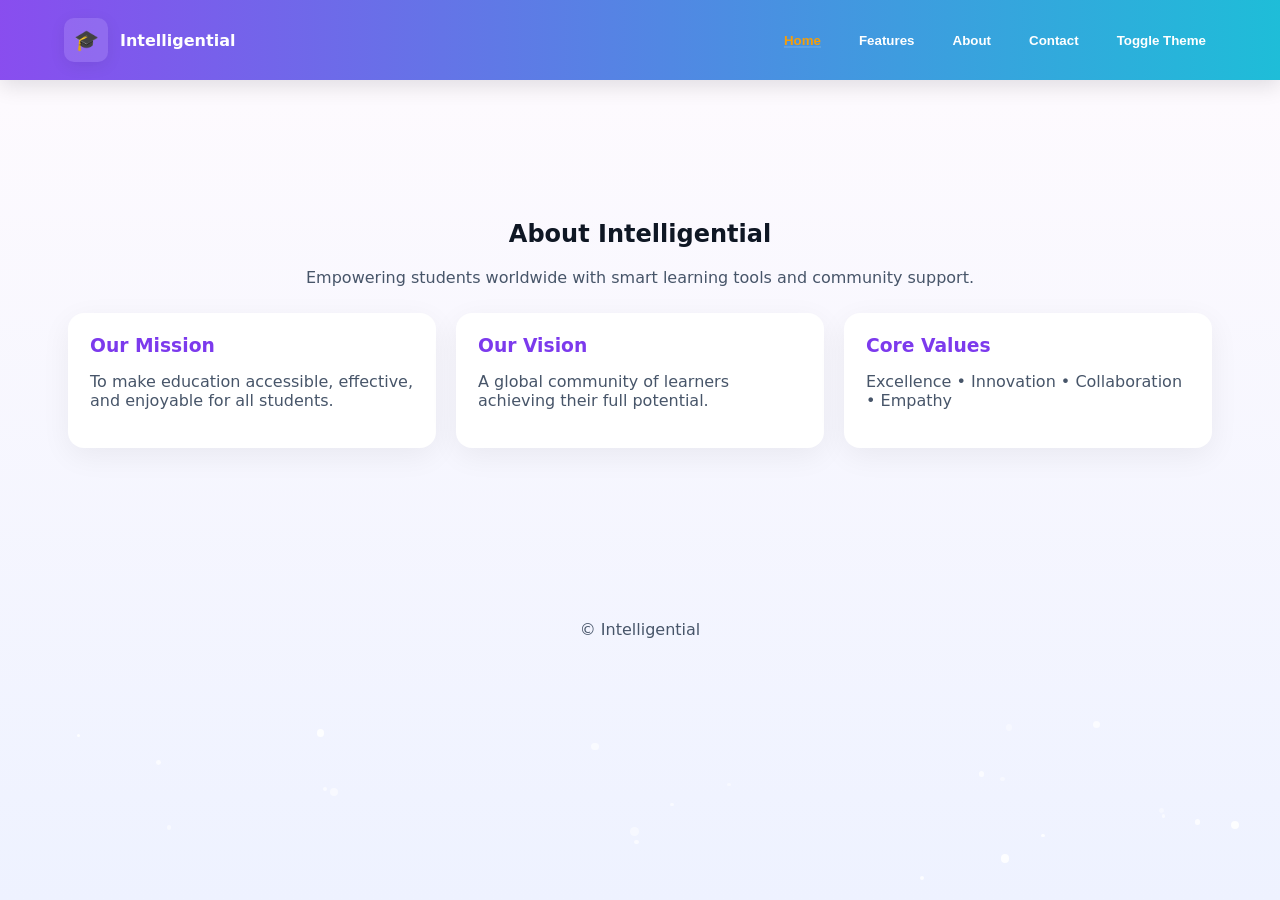
<file: about.html>
<!doctype html>
<html lang="en">
<head><meta charset="utf-8"/><meta name="viewport" content="width=device-width,initial-scale=1"/><title>About — Intelligential</title><link rel="stylesheet" href="styles.css"></head>
<body>
  <div id="particles-container"></div>
  <nav class="navbar">
    <div class="nav-inner">
      <div class="brand" onclick="location.href='./index.html'"><div class="logo">🎓</div><div><div style="font-weight:800">Intelligential</div></div></div>
<div class="nav-links" id="nav-links">
        <button class="active" onclick="location.href='./home.html'">Home</button>
        <button onclick="location.href='./features.html'">Features</button>
        <button onclick="location.href='./about.html'">About</button>
        <button onclick="location.href='./contact.html'">Contact</button>
    
        <button onclick="toggleTheme()" class="btn-ghost">Toggle Theme</button>
      </div>

      <button id="hamburger-btn" class="hamburger">☰</button>
    </div>
  </nav>

  <main class="container" style="padding-top:120px">
    <section class="section">
      <div style="text-align:center;margin-bottom:26px">
        <h1 class="slide-in-left">About Intelligential</h1>
        <p class="text-muted">Empowering students worldwide with smart learning tools and community support.</p>
      </div>

      <div class="max-card">
        <div class="card">
          <h3>Our Mission</h3>
          <p class="text-muted">To make education accessible, effective, and enjoyable for all students.</p>
        </div>
        <div class="card">
          <h3>Our Vision</h3>
          <p class="text-muted">A global community of learners achieving their full potential.</p>
        </div>
        <div class="card">
          <h3>Core Values</h3>
          <p class="text-muted">Excellence • Innovation • Collaboration • Empathy</p>
        </div>
      </div>
    </section>
  </main>

  <footer class="footer"><div class="container">© Intelligential</div></footer>
  <script src="script.js"></script>
</body>
</html>
</file>
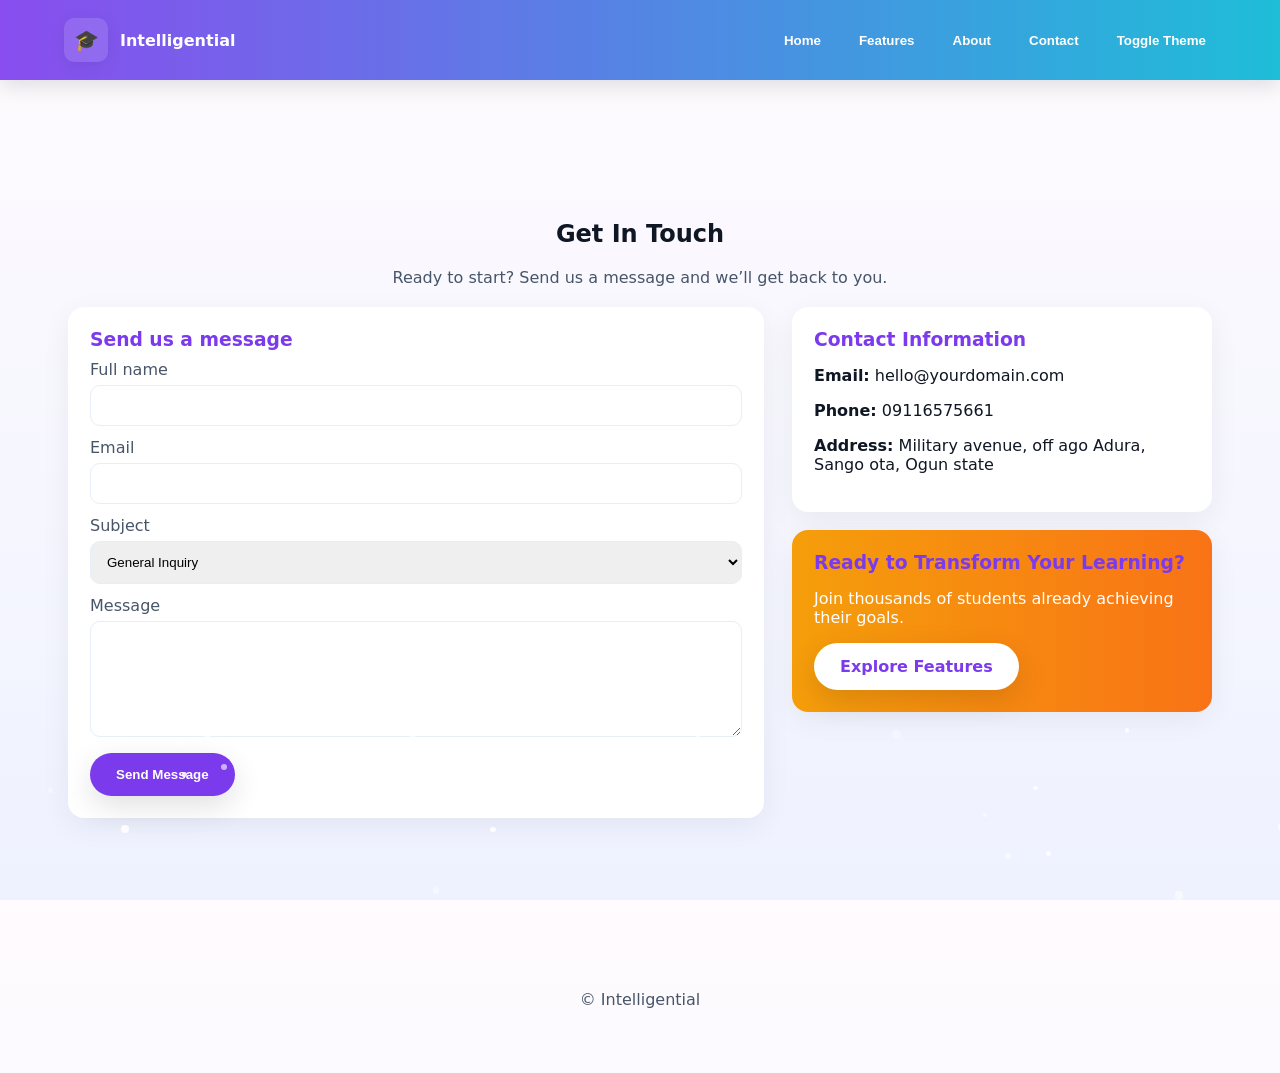
<file: contact.html>
<!doctype html>
<html lang="en">
<head><meta charset="utf-8"/><meta name="viewport" content="width=device-width,initial-scale=1"/><title>Contact — Intelligential</title><link rel="stylesheet" href="styles.css"></head>
<body>
  <div id="particles-container"></div>
  <nav class="navbar">
    <div class="nav-inner">
      <div class="brand" onclick="location.href='./index.html'"><div class="logo">🎓</div><div><div style="font-weight:800">Intelligential</div></div></div>
      <div class="nav-links" id="nav-links">
        <button onclick="location.href='./home.html'">Home</button>
        <button onclick="location.href='./features.html'">Features</button>
        <button onclick="location.href='./about.html'">About</button>
        <button onclick="location.href='./contact.html'">Contact</button>
        
        <button onclick="toggleTheme()" class="btn-ghost">Toggle Theme</button>
      </div>
      <button id="hamburger-btn" class="hamburger">☰</button>
    </div>
  </nav>

  <main class="container" style="padding-top:120px">
    <section class="section">
      <div style="text-align:center;margin-bottom:20px">
        <h1 class="slide-in-left">Get In Touch</h1>
        <p class="text-muted">Ready to start? Send us a message and we’ll get back to you.</p>
      </div>

      <div class="contact-grid">
        <form data-contact="true" class="card" onsubmit="handleContactForm(event)">
          <h3>Send us a message</h3>
          <label class="text-muted">Full name</label>
          <input class="form-input" name="name" required>
          <label class="text-muted">Email</label>
          <input class="form-input" name="email" type="email" required>
          <label class="text-muted">Subject</label>
          <select name="subject" class="form-select">
            <option>General Inquiry</option>
            <option>Support</option>
            <option>Partnership</option>
          </select>
          <label class="text-muted">Message</label>
          <textarea class="form-input" name="message" rows="6" required></textarea>
          <button type="submit" class="cta" style="background:var(--accent1);color:white;border:none">Send Message</button>
        </form>

        <aside>
          <div class="card">
            <h3>Contact Information</h3>
            <p><strong>Email:</strong> <span id="contact-email"></span></p>
            <p><strong>Phone:</strong> <span id="contact-phone"></span></p>
            <p><strong>Address:</strong> <span id="contact-address"></span></p>
          </div>

          <div class="card" style="margin-top:18px;background:linear-gradient(90deg,var(--gold),#f97316);color:white">
            <h3>Ready to Transform Your Learning?</h3>
            <p>Join thousands of students already achieving their goals.</p>
            <div style="margin-top:12px">
              <a class="cta" href="./features.html" style="background:white;color:var(--accent1)">Explore Features</a>
            </div>
          </div>
        </aside>
      </div>
    </section>
  </main>

  <footer class="footer"><div class="container">© Intelligential</div></footer>
  <script src="script.js"></script>
</body>
</html>
<script>
  // Populate contact info

  document.getElementById('contact-email').textContent = 'contact@intelligential.com';
</file>
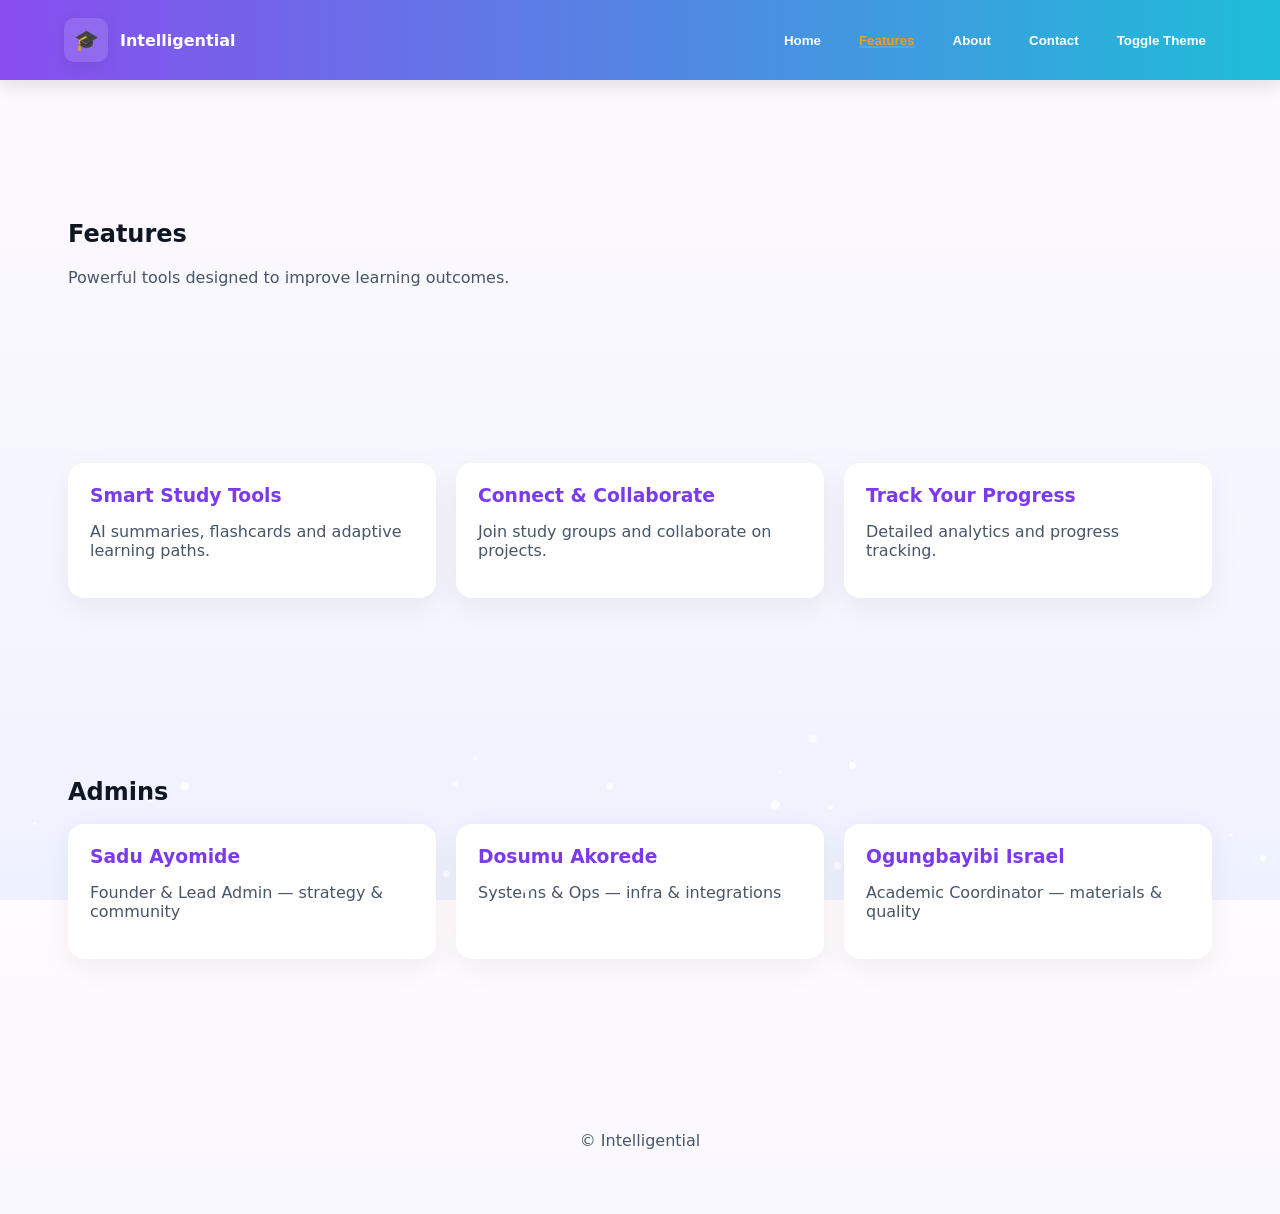
<file: features.html>
<!doctype html>
<html lang="en">
<head>
  <meta charset="utf-8"/><meta name="viewport" content="width=device-width,initial-scale=1"/>
  <title>Features — Intelligential</title>
  <link rel="stylesheet" href="styles.css">
</head>
<body>
  <div id="particles-container"></div>
  <nav class="navbar">
    <div class="nav-inner">
      <div class="brand" onclick="location.href='./index.html'"><div class="logo">🎓</div><div><div style="font-weight:800">Intelligential</div></div></div>
      <div class="nav-links" id="nav-links">
        <button onclick="location.href='./home.html'">Home</button>
        <button class="active" onclick="location.href='./features.html'">Features</button>
        <button onclick="location.href='./about.html'">About</button>
        <button onclick="location.href='./contact.html'">Contact</button>
      
        <button onclick="toggleTheme()" class="btn-ghost">Toggle Theme</button>
      </div>
      <button id="hamburger-btn" class="hamburger">☰</button>
    </div>
  </nav>

  <main class="container" style="padding-top:120px">
    <section class="section">
      <h1 class="slide-in-left">Features</h1>
      <p class="text-muted">Powerful tools designed to improve learning outcomes.</p>
    </section>

    <section class="section">
      <div class="max-card">
        <div class="card card-hover">
          <h3 id="feature-1-title">Smart Study Tools</h3>
          <p class="text-muted">AI summaries, flashcards and adaptive learning paths.</p>
        </div>
        <div class="card card-hover">
          <h3 id="feature-2-title">Connect & Collaborate</h3>
          <p class="text-muted">Join study groups and collaborate on projects.</p>
        </div>
        <div class="card card-hover">
          <h3 id="feature-3-title">Track Your Progress</h3>
          <p class="text-muted">Detailed analytics and progress tracking.</p>
        </div>
      </div>
    </section>

    <section class="section">
      <h2 style="margin-bottom:18px">Admins</h2>
      <div class="max-card">
        <div class="card"><h3>Sadu Ayomide</h3><p class="text-muted">Founder & Lead Admin — strategy & community</p></div>
        <div class="card"><h3>Dosumu Akorede</h3><p class="text-muted">Systems & Ops — infra & integrations</p></div>
        <div class="card"><h3>Ogungbayibi Israel</h3><p class="text-muted">Academic Coordinator — materials & quality</p></div>
      </div>
    </section>
  </main>

  <footer class="footer"><div class="container">© Intelligential</div></footer>
  <script src="script.js"></script>
</body>
</html>
</file>
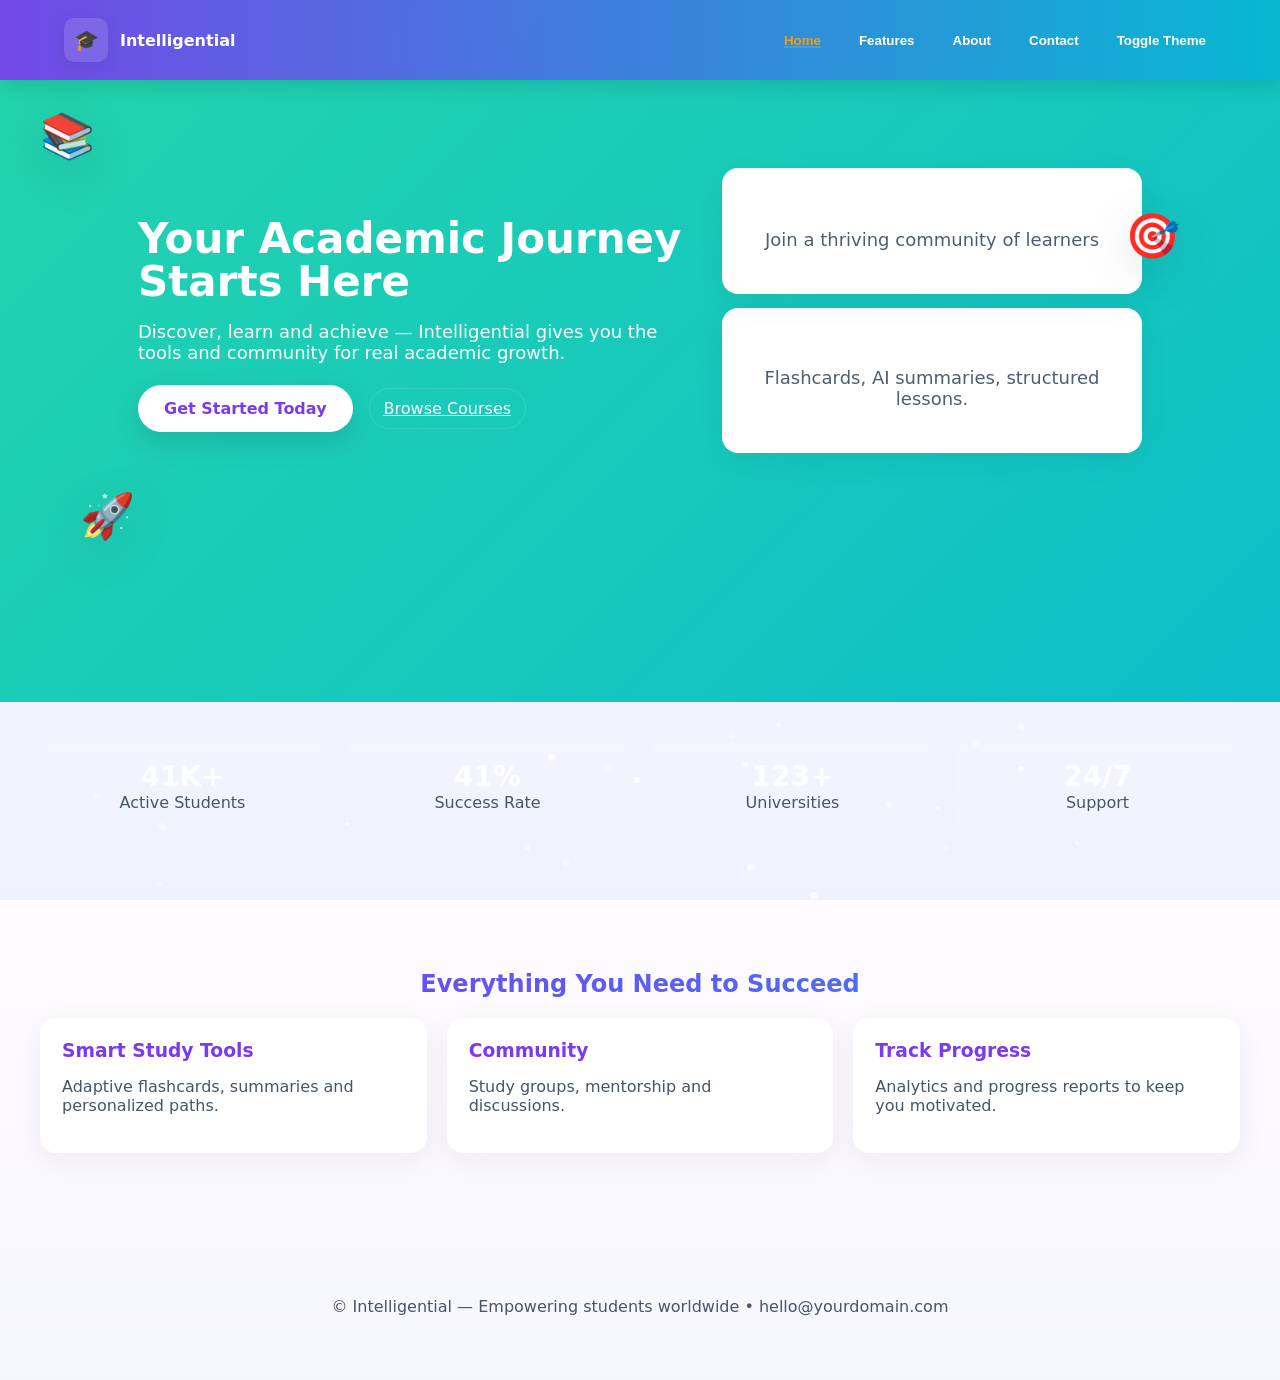
<file: home.html>
<!doctype html>
<html lang="en">
<head>
  <meta charset="utf-8" />
  <meta name="viewport" content="width=device-width,initial-scale=1" />
  <title>Intelligential — Home</title>
  <link rel="stylesheet" href="styles.css">
</head>
<body>
  <!-- particles -->
  <div id="particles-container"></div>

  <!-- NAV -->
  <nav class="navbar" role="navigation" aria-label="main navigation">
    <div class="nav-inner">
      <div class="brand" onclick="location.href='./index.html'">
        <div class="logo">🎓</div>
        <div>
          <div style="font-weight:800">Intelligential</div>
        </div>
      </div>

      <div class="nav-links" id="nav-links">
        <button class="active" onclick="location.href='./home.html'">Home</button>
        <button onclick="location.href='./features.html'">Features</button>
        <button onclick="location.href='./about.html'">About</button>
        <button onclick="location.href='./contact.html'">Contact</button>
      
        <button onclick="toggleTheme()" class="btn-ghost">Toggle Theme</button>
      </div>

      <button id="hamburger-btn" class="hamburger" aria-label="menu">☰</button>
    </div>
  </nav>

  <!-- HERO -->
  <header class="hero">
    <div class="hero-inner container">
      <div class="hero-left">
        <h1 class="slide-in-left">Your Academic Journey Starts Here</h1>
        <p class="slide-in-right">Discover, learn and achieve — Intelligential gives you the tools and community for real academic growth.</p>
        <div class="flex">
          <a class="cta" href="./features.html">Get Started Today</a>
          <a class="btn-ghost" href="./courses.html">Browse Courses</a>
        </div>
      </div>

      <div style="width:420px;text-align:center">
        <div class="card fade-in-up">
          <h3 style="color:white;margin:0 0 6px">50K+ Active Students</h3>
          <p class="text-muted">Join a thriving community of learners</p>
        </div>
        <div class="card" style="margin-top:14px">
          <h4 style="margin:0 0 6px">Smart Study Tools</h4>
          <p class="text-muted">Flashcards, AI summaries, structured lessons.</p>
        </div>
      </div>

    </div>

    <!-- floating emojis -->
    <div class="float-emoji float-1">📚</div>
    <div class="float-emoji float-2">🎯</div>
    <div class="float-emoji float-3">🚀</div>
  </header>

  <!-- STATS -->
  <section class="stats container">
    <div class="stat"><div class="num" id="stat-1">0</div><div class="text-muted">Active Students</div></div>
    <div class="stat"><div class="num" id="stat-2">0</div><div class="text-muted">Success Rate</div></div>
    <div class="stat"><div class="num" id="stat-3">0</div><div class="text-muted">Universities</div></div>
    <div class="stat"><div class="num" id="stat-4">0</div><div class="text-muted">Support</div></div>
  </section>

  <!-- FEATURES PREVIEW -->
  <section class="section container">
    <h2 style="text-align:center;margin-bottom:20px" class="gradient-text">Everything You Need to Succeed</h2>
    <div class="max-card">
      <div class="card">
        <h3>Smart Study Tools</h3>
        <p class="text-muted">Adaptive flashcards, summaries and personalized paths.</p>
      </div>
      <div class="card">
        <h3>Community</h3>
        <p class="text-muted">Study groups, mentorship and discussions.</p>
      </div>
      <div class="card">
        <h3>Track Progress</h3>
        <p class="text-muted">Analytics and progress reports to keep you motivated.</p>
      </div>
    </div>
  </section>

  <footer class="footer">
    <div class="container">
      © Intelligential — Empowering students worldwide • <span class="text-muted">hello@yourdomain.com</span>
    </div>
  </footer>

  <script src="script.js"></script>
</body>
</html>
</file>
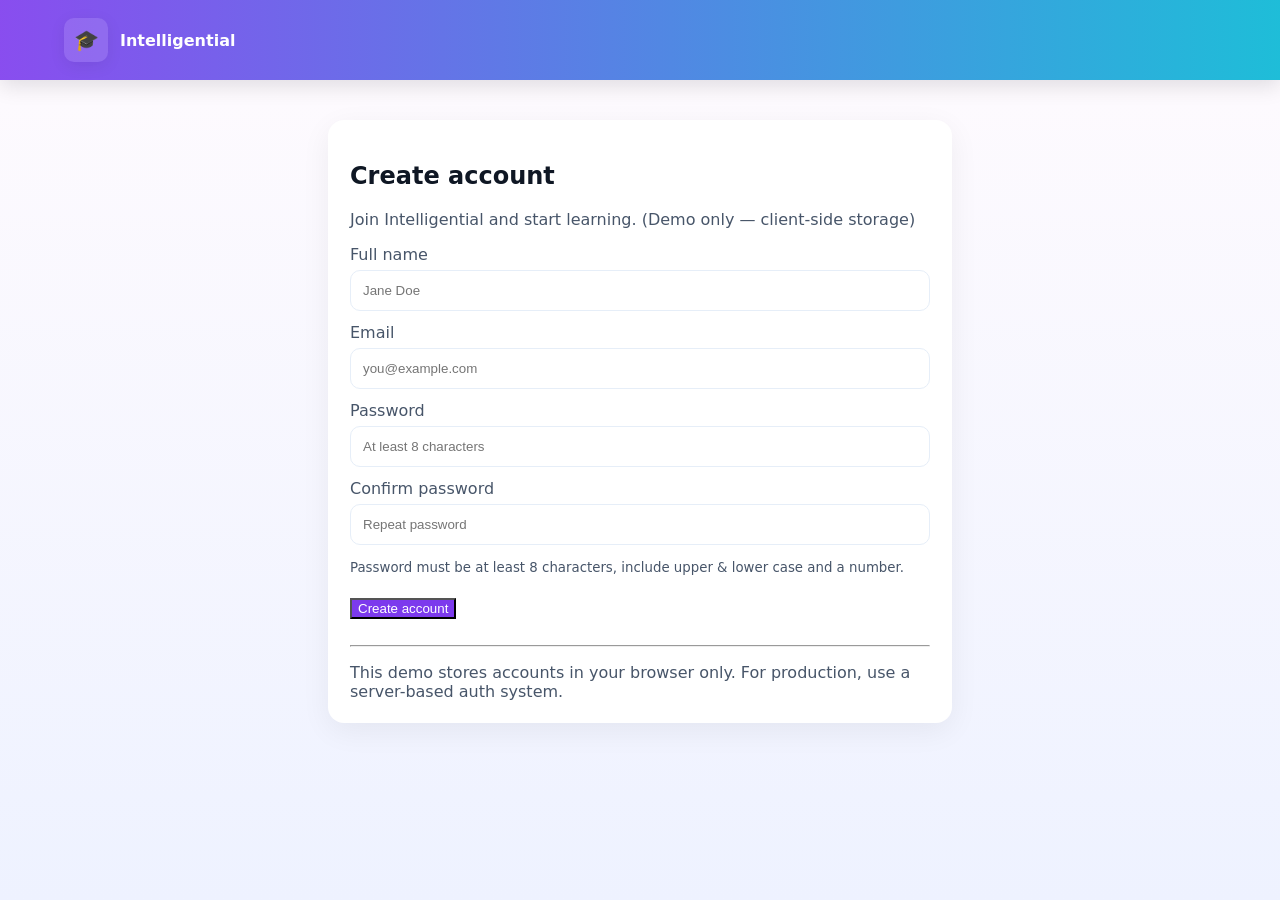
<file: signup.html>
<!doctype html>
<html lang="en">
<head>
  <meta charset="utf-8" />
  <meta name="viewport" content="width=device-width,initial-scale=1" />
  <title>Sign Up — Intelligential</title>
  <link rel="stylesheet" href="styles.css"> <!-- your main styles -->
</head>
<body>

  <nav class="navbar">
    <div class="nav-inner container">
      <div class="brand" onclick="location.href='./index.html'">
        <div class="logo">🎓</div>
        <div style="font-weight:800;color:white">Intelligential</div>
      </div>
    </div>
  </nav>

  <main class="container" style="padding-top:120px;max-width:680px">
    <div class="card">
      <h2>Create account</h2>
      <p class="text-muted">Join Intelligential and start learning. (Demo only — client-side storage)</p>

      <form id="signup-form" onsubmit="signupDemo(event)">
        <label class="text-muted">Full name</label>
        <input name="name" required class="form-input" placeholder="Jane Doe" />

        <label class="text-muted">Email</label>
        <input name="email" type="email" required class="form-input" placeholder="you@example.com" />

        <label class="text-muted">Password</label>
        <input id="signup-password" name="password" type="password" required class="form-input" placeholder="At least 8 characters" />

        <label class="text-muted">Confirm password</label>
        <input name="confirm_password" type="password" required class="form-input" placeholder="Repeat password" />

        <div style="margin-bottom:12px">
          <small id="pw-feedback" class="text-muted">Password must be at least 8 characters, include upper & lower case and a number.</small>
        </div>

        <div style="display:flex;gap:12px;align-items:center">
         <button onclick="location.href='./home.html'" style="background:var(--accent1);color:white">Create account</button>
          <a href="login.html" class="btn-ghost" style="background:transparent">Already have an account?</a>
        </div>
      </form>

      <hr style="margin:16px 0">
      <div class="text-muted small">This demo stores accounts in your browser only. For production, use a server-based auth system.</div>
    </div>
  </main>

  <script src="auth.js"></script>
  <script>
    // Attach live password feedback
    document.addEventListener('DOMContentLoaded', () => {
      const pw = document.getElementById('signup-password');
      const fb = document.getElementById('pw-feedback');
      if (pw && fb) bindPasswordStrength(pw, fb);
    });
  </script>
</body>
</html>
</file>
<file: styles.css>
/* styles.css - Intelligential (Style 1) */

/* CSS variables (light & dark) */
:root{
  --bg-1: #fffbfe;
  --bg-2: #eef2ff;
  --card: #ffffff;
  --text: #0f1724;
  --muted: #475569;
  --accent1: #7c3aed; /* purple */
  --accent2: #06b6d4; /* teal-ish */
  --gold: #f59e0b;
}
:root[data-theme="dark"]{
  --bg-1: #05060a;
  --bg-2: #071428;
  --card: #071025;
  --text: #e6eef8;
  --muted: #9fb0c8;
  --accent1: #8b5cf6;
  --accent2: #22c1c3;
  --gold: #f59e0b;
}

*{box-sizing:border-box}
html,body{height:100%}
body{
  margin:0;
  font-family: Inter, ui-sans-serif, system-ui, -apple-system, "Segoe UI", Roboto, "Helvetica Neue", Arial;
  background: linear-gradient(180deg,var(--bg-1),var(--bg-2));
  color:var(--text);
  -webkit-font-smoothing:antialiased;
  -moz-osx-font-smoothing:grayscale;
}

/* Utilities */
.container{max-width:1200px;margin:0 auto;padding:28px}
.flex{display:flex;align-items:center;gap:16px}
.center{display:flex;align-items:center;justify-content:center}
.rounded-xl{border-radius:16px}

/* Header / Nav */
.navbar{
  position:fixed;top:0;left:0;right:0;z-index:60;
  padding:18px 0;
  backdrop-filter: blur(6px);
  background: linear-gradient(90deg, rgba(124,58,237,0.9), rgba(6,182,212,0.9));
  color:white;
  box-shadow: 0 6px 20px rgba(2,6,23,0.12);
}
.nav-inner{max-width:1200px;margin:0 auto;padding:0 24px;display:flex;align-items:center;justify-content:space-between}
.brand{display:flex;align-items:center;gap:12px;cursor:pointer}
.logo{
  width:44px;height:44px;border-radius:10px;background:rgba(255,255,255,0.12);display:flex;align-items:center;justify-content:center;font-size:20px;
  box-shadow:0 4px 16px rgba(2,6,23,0.08);
}
.nav-links{display:flex;gap:18px;align-items:center}
.nav-links button{background:none;border:none;color:white;font-weight:600;padding:8px 10px;border-radius:8px;cursor:pointer}
.nav-links button:hover{color:var(--gold)}
.nav-links .active{color:var(--gold);text-decoration:underline 2px rgba(255,255,255,0.12)}

/* Mobile */
.hamburger{display:none;background:none;border:none;color:white;font-size:22px}
@media(max-width:900px){
  .nav-links{display:none}
  .hamburger{display:inline-block}
}

/* Hero */
.hero{
  min-height:78vh;padding-top:120px;padding-bottom:64px;position:relative;overflow:hidden;
  background:linear-gradient(-45deg, var(--accent1), #e73c7e, var(--accent2), #23d5ab);
  background-size:400% 400%;
  animation: gradientShift 14s ease infinite;
  color:white;
}
@keyframes gradientShift{0%{background-position:0% 50%}50%{background-position:100% 50%}100%{background-position:0% 50%}}
.hero-inner{max-width:1100px;margin:0 auto;padding:48px;display:flex;gap:40px;align-items:center;justify-content:space-between}
.hero-left{flex:1}
.hero h1{font-size:42px;line-height:1.03;margin-bottom:14px}
.hero p{font-size:18px;margin-bottom:22px;opacity:0.95}
.cta{
  display:inline-block;padding:14px 26px;border-radius:999px;background:white;color:var(--accent1);font-weight:700;text-decoration:none;box-shadow:0 10px 30px rgba(0,0,0,0.12);
  transition:transform .18s, box-shadow .18s;
}
.cta:hover{transform:translateY(-6px)}

/* Floating icons */
.float-emoji{position:absolute;font-size:44px;filter:drop-shadow(0 12px 24px rgba(0,0,0,0.12))}
.float-1{top:110px;left:40px;animation:float 6s ease-in-out infinite}
.float-2{top:210px;right:100px;animation:float 6.5s ease-in-out infinite}
.float-3{bottom:160px;left:80px;animation:float 7s ease-in-out infinite}
@keyframes float{0%,100%{transform:translateY(0)}50%{transform:translateY(-20px)}}

/* Stats */
.stats{display:grid;grid-template-columns:repeat(4,1fr);gap:20px;padding:40px 0;color:white}
.stat{background:rgba(255,255,255,0.08);padding:18px;border-radius:12px;text-align:center}
.stat .num{font-size:28px;font-weight:800}
@media(max-width:900px){.hero-inner{flex-direction:column;text-align:center}.stats{grid-template-columns:repeat(2,1fr)}}

/* Sections */
.section{padding:80px 0}
.max-card{display:grid;grid-template-columns:repeat(3,1fr);gap:20px}
.card{
  background:var(--card);border-radius:16px;padding:22px;box-shadow:0 8px 30px rgba(2,6,23,0.06);transition:transform .24s;
}
.card:hover{transform:translateY(-10px)}
.card h3{margin:0 0 10px;color:var(--accent1)}

/* Form styles */
.form-input{width:100%;padding:12px;border-radius:10px;border:1px solid #e6eef8;margin-top:6px;margin-bottom:12px}
.form-select{width:100%;padding:12px;border-radius:10px;border:1px solid #e6eef8;margin-top:6px;margin-bottom:12px}

/* Particles */
#particles-container{position:fixed;inset:0;pointer-events:none;z-index:0}
.particle{position:absolute;width:6px;height:6px;background:rgba(255,255,255,0.85);border-radius:50%;opacity:0;transform:translateY(0)}

/* Footer */
.footer{padding:36px 0;text-align:center;color:var(--muted)}

/* small utilities */
.text-muted{color:var(--muted)}
.btn-ghost{background:transparent;border:1px solid rgba(255,255,255,0.12);color:white;padding:10px 14px;border-radius:999px}

/* Animations for entrance */
.slide-in-left{animation:slideInLeft .8s ease-out forwards;opacity:0}
@keyframes slideInLeft{0%{transform:translateX(-120px);opacity:0}100%{transform:none;opacity:1}}
.slide-in-right{animation:slideInRight .8s ease-out forwards;opacity:0}
@keyframes slideInRight{0%{transform:translateX(120px);opacity:0}100%{transform:none;opacity:1}}
.fade-in-up{animation:fadeInUp .8s ease-out forwards;opacity:0}
@keyframes fadeInUp{0%{transform:translateY(30px);opacity:0}100%{transform:none;opacity:1}}

/* Contact form layout */
.contact-grid{display:grid;grid-template-columns:1fr 420px;gap:28px}
@media(max-width:1000px){.contact-grid{grid-template-columns:1fr}}

/* small screens */
@media(max-width:600px){
  .hero h1{font-size:30px}
  .hero p{font-size:16px}
  .max-card{grid-template-columns:1fr}
  .stats{grid-template-columns:repeat(2,1fr)}
}

/* page visibility helper (if single file SPA wanted) */
.page{display:none;opacity:0;transition:opacity .3s}
.page.active{display:block;opacity:1}
.gradient-text {
    background: linear-gradient(90deg, #7c3aed, #3b82f6);
    -webkit-background-clip: text;
    -webkit-text-fill-color: transparent;
}

.course-card {
    background: white;
    padding: 25px;
    border-radius: 20px;
    box-shadow: 0 10px 25px rgba(0,0,0,0.08);
    transition: 0.3s;
}

.dark .course-card {
    background: #111827;
    box-shadow: 0 10px 25px rgba(255,255,255,0.05);
}

.course-card:hover {
    transform: translateY(-10px) scale(1.03);
}

.course-title {
    font-size: 1.5rem;
    font-weight: bold;
    margin-bottom: 12px;
    color: #7c3aed;
}

.dark .course-title {
    color: #c084fc;
}

.course-desc {
    opacity: 0.8;
    margin-bottom: 20px;
}

.course-btn {
    display: inline-block;
    background: linear-gradient(to right, #7c3aed, #3b82f6);
    color: white;
    padding: 10px 20px;
    border-radius: 10px;
    transition: 0.3s;
}

.course-btn:hover {
    opacity: 0.9;
}
.dark .course-btn {
    background: linear-gradient(to right, #a78bfa, #60a5fa);
}
</file>
